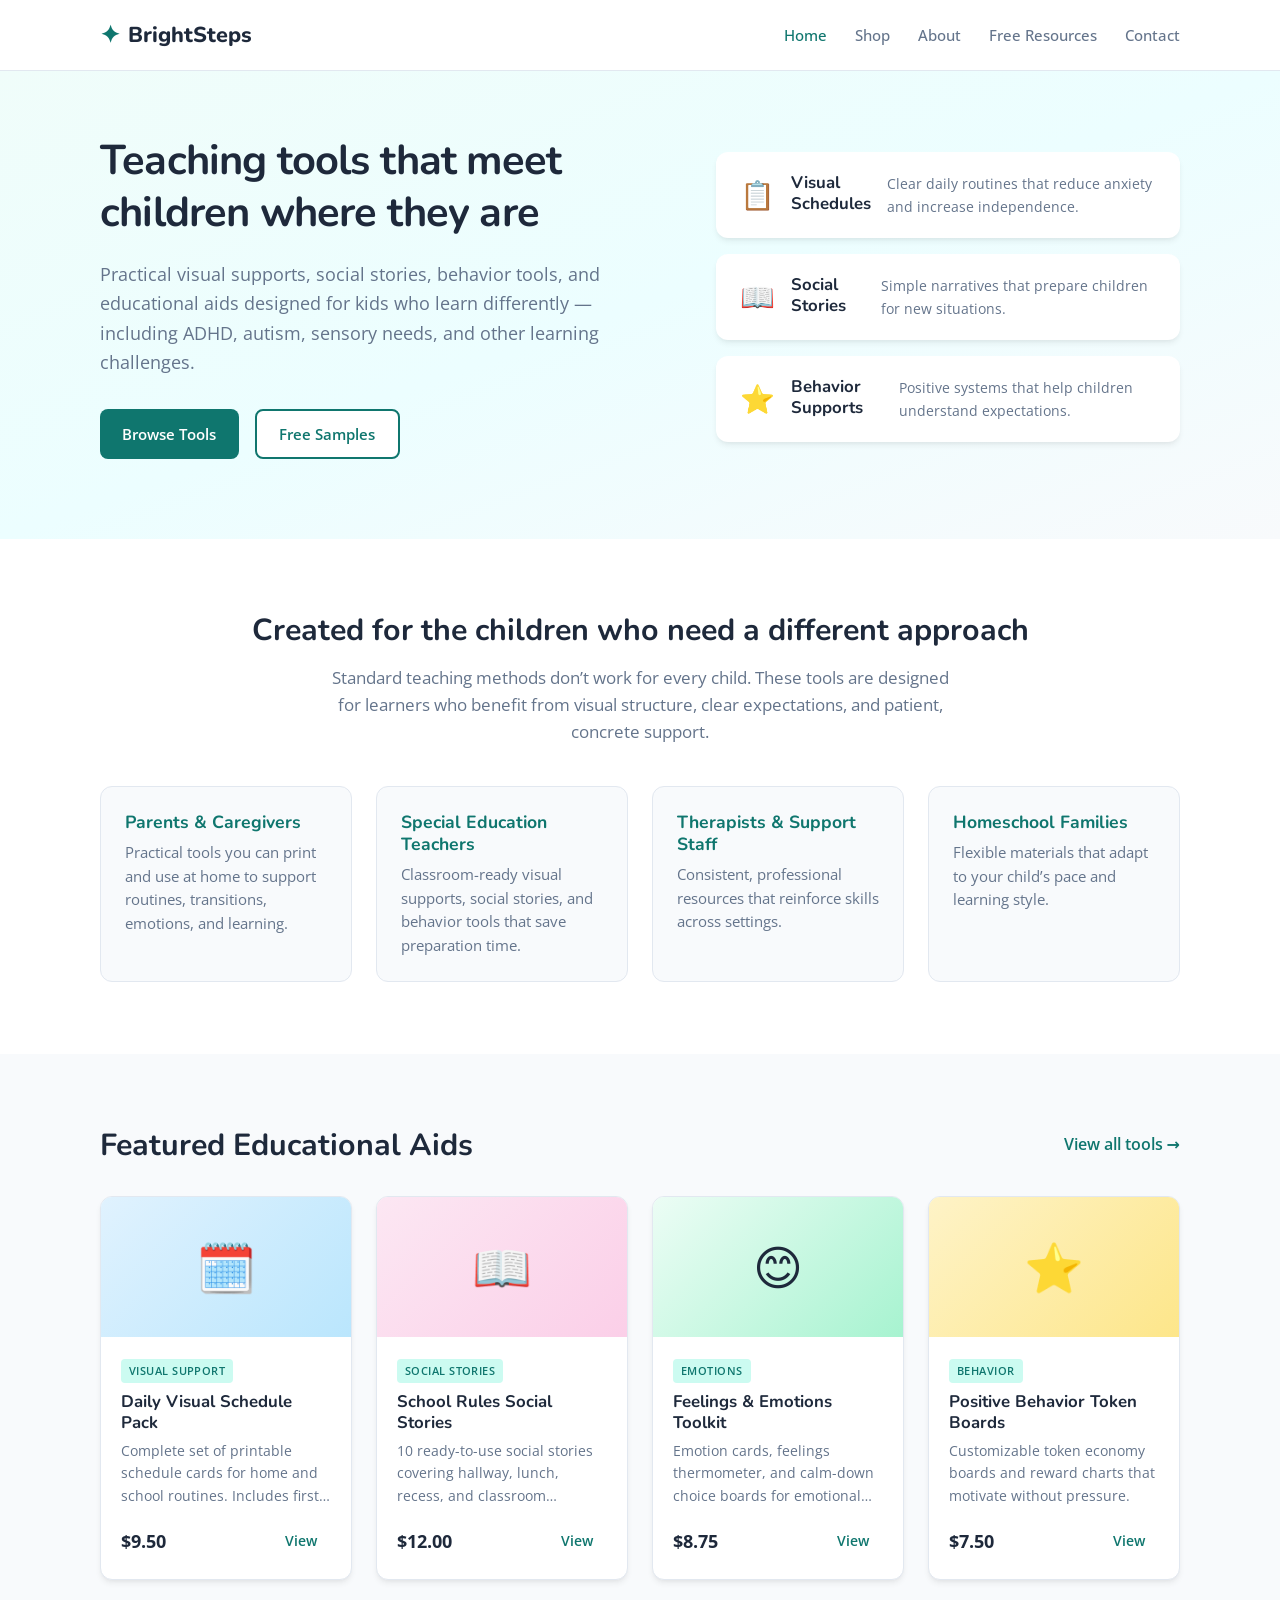
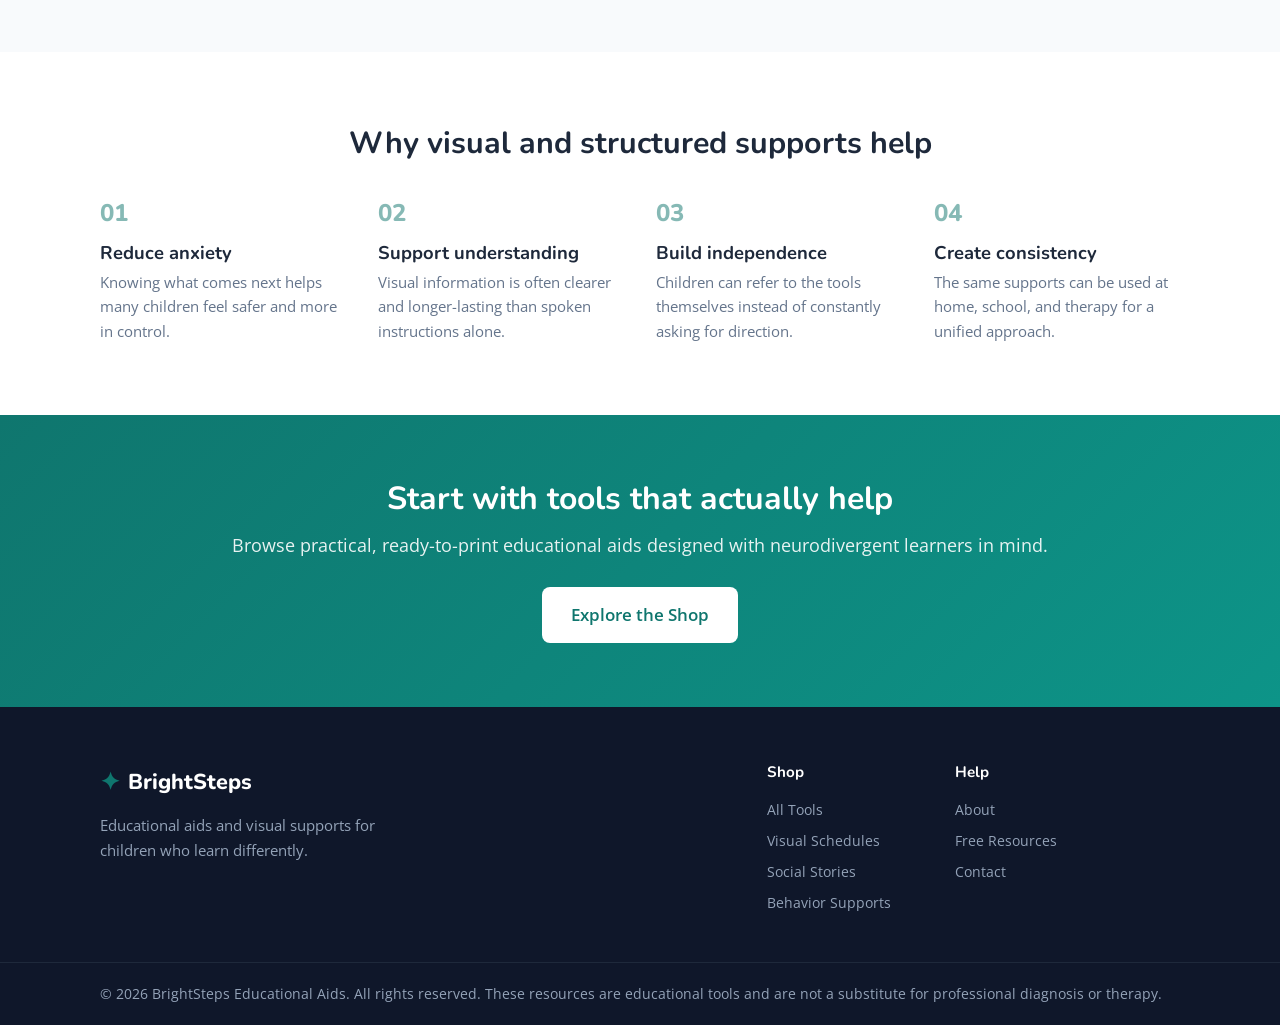
<file: index.html>
<!DOCTYPE html>
<html lang="en">
<head>
  <meta charset="UTF-8">
  <meta name="viewport" content="width=device-width, initial-scale=1.0">
  <title>BrightSteps Educational Aids | Tools for Every Learner</title>
  <meta name="description" content="Practical educational aids, visual supports, social stories, and teaching tools designed for children who learn differently — including ADHD, autism, and learning challenges.">
  <link rel="stylesheet" href="css/styles.css">
  <link rel="preconnect" href="https://fonts.googleapis.com">
  <link rel="preconnect" href="https://fonts.gstatic.com" crossorigin>
  <link href="https://fonts.googleapis.com/css2?family=Nunito:wght@400;600;700;800&family=Open+Sans:wght@400;500;600&display=swap" rel="stylesheet">
</head>
<body>
  <!-- Header -->
  <header class="header">
    <div class="container header-inner">
      <a href="index.html" class="logo">
        <span class="logo-icon">✦</span>
        <span class="logo-text">BrightSteps</span>
      </a>
      <nav class="nav">
        <a href="index.html" class="nav-link active">Home</a>
        <a href="shop.html" class="nav-link">Shop</a>
        <a href="about.html" class="nav-link">About</a>
        <a href="resources.html" class="nav-link">Free Resources</a>
        <a href="contact.html" class="nav-link">Contact</a>
      </nav>
      <button class="mobile-menu-btn" aria-label="Open menu">☰</button>
    </div>
  </header>

  <!-- Hero -->
  <section class="hero">
    <div class="container hero-content">
      <div class="hero-text">
        <h1>Teaching tools that meet children where they are</h1>
        <p class="hero-subtitle">Practical visual supports, social stories, behavior tools, and educational aids designed for kids who learn differently — including ADHD, autism, sensory needs, and other learning challenges.</p>
        <div class="hero-buttons">
          <a href="shop.html" class="btn btn-primary">Browse Tools</a>
          <a href="resources.html" class="btn btn-secondary">Free Samples</a>
        </div>
      </div>
      <div class="hero-visual">
        <div class="hero-card">
          <div class="hero-card-icon">📋</div>
          <h3>Visual Schedules</h3>
          <p>Clear daily routines that reduce anxiety and increase independence.</p>
        </div>
        <div class="hero-card">
          <div class="hero-card-icon">📖</div>
          <h3>Social Stories</h3>
          <p>Simple narratives that prepare children for new situations.</p>
        </div>
        <div class="hero-card">
          <div class="hero-card-icon">⭐</div>
          <h3>Behavior Supports</h3>
          <p>Positive systems that help children understand expectations.</p>
        </div>
      </div>
    </div>
  </section>

  <!-- Who It's For -->
  <section class="section who-for">
    <div class="container">
      <h2 class="section-title">Created for the children who need a different approach</h2>
      <p class="section-intro">Standard teaching methods don’t work for every child. These tools are designed for learners who benefit from visual structure, clear expectations, and patient, concrete support.</p>
      <div class="audience-grid">
        <div class="audience-card">
          <h3>Parents & Caregivers</h3>
          <p>Practical tools you can print and use at home to support routines, transitions, emotions, and learning.</p>
        </div>
        <div class="audience-card">
          <h3>Special Education Teachers</h3>
          <p>Classroom-ready visual supports, social stories, and behavior tools that save preparation time.</p>
        </div>
        <div class="audience-card">
          <h3>Therapists & Support Staff</h3>
          <p>Consistent, professional resources that reinforce skills across settings.</p>
        </div>
        <div class="audience-card">
          <h3>Homeschool Families</h3>
          <p>Flexible materials that adapt to your child’s pace and learning style.</p>
        </div>
      </div>
    </div>
  </section>

  <!-- Featured Products -->
  <section class="section featured">
    <div class="container">
      <div class="section-header">
        <h2 class="section-title">Featured Educational Aids</h2>
        <a href="shop.html" class="view-all">View all tools →</a>
      </div>
      <div class="product-grid">
        <article class="product-card">
          <div class="product-image" style="background: linear-gradient(135deg, #E0F2FE, #BAE6FD);">
            <span class="product-emoji">🗓️</span>
          </div>
          <div class="product-info">
            <span class="product-tag">Visual Support</span>
            <h3>Daily Visual Schedule Pack</h3>
            <p>Complete set of printable schedule cards for home and school routines. Includes first-then boards.</p>
            <div class="product-footer">
              <span class="price">$9.50</span>
              <a href="shop.html" class="btn btn-small">View</a>
            </div>
          </div>
        </article>

        <article class="product-card">
          <div class="product-image" style="background: linear-gradient(135deg, #FCE7F3, #FBCFE8);">
            <span class="product-emoji">📖</span>
          </div>
          <div class="product-info">
            <span class="product-tag">Social Stories</span>
            <h3>School Rules Social Stories</h3>
            <p>10 ready-to-use social stories covering hallway, lunch, recess, and classroom expectations.</p>
            <div class="product-footer">
              <span class="price">$12.00</span>
              <a href="shop.html" class="btn btn-small">View</a>
            </div>
          </div>
        </article>

        <article class="product-card">
          <div class="product-image" style="background: linear-gradient(135deg, #ECFDF5, #A7F3D0);">
            <span class="product-emoji">😊</span>
          </div>
          <div class="product-info">
            <span class="product-tag">Emotions</span>
            <h3>Feelings & Emotions Toolkit</h3>
            <p>Emotion cards, feelings thermometer, and calm-down choice boards for emotional regulation.</p>
            <div class="product-footer">
              <span class="price">$8.75</span>
              <a href="shop.html" class="btn btn-small">View</a>
            </div>
          </div>
        </article>

        <article class="product-card">
          <div class="product-image" style="background: linear-gradient(135deg, #FEF3C7, #FDE68A);">
            <span class="product-emoji">⭐</span>
          </div>
          <div class="product-info">
            <span class="product-tag">Behavior</span>
            <h3>Positive Behavior Token Boards</h3>
            <p>Customizable token economy boards and reward charts that motivate without pressure.</p>
            <div class="product-footer">
              <span class="price">$7.50</span>
              <a href="shop.html" class="btn btn-small">View</a>
            </div>
          </div>
        </article>
      </div>
    </div>
  </section>

  <!-- Why These Tools Work -->
  <section class="section why">
    <div class="container">
      <h2 class="section-title">Why visual and structured supports help</h2>
      <div class="why-grid">
        <div class="why-item">
          <div class="why-number">01</div>
          <h3>Reduce anxiety</h3>
          <p>Knowing what comes next helps many children feel safer and more in control.</p>
        </div>
        <div class="why-item">
          <div class="why-number">02</div>
          <h3>Support understanding</h3>
          <p>Visual information is often clearer and longer-lasting than spoken instructions alone.</p>
        </div>
        <div class="why-item">
          <div class="why-number">03</div>
          <h3>Build independence</h3>
          <p>Children can refer to the tools themselves instead of constantly asking for direction.</p>
        </div>
        <div class="why-item">
          <div class="why-number">04</div>
          <h3>Create consistency</h3>
          <p>The same supports can be used at home, school, and therapy for a unified approach.</p>
        </div>
      </div>
    </div>
  </section>

  <!-- CTA -->
  <section class="cta">
    <div class="container">
      <h2>Start with tools that actually help</h2>
      <p>Browse practical, ready-to-print educational aids designed with neurodivergent learners in mind.</p>
      <a href="shop.html" class="btn btn-primary btn-large">Explore the Shop</a>
    </div>
  </section>

  <!-- Footer -->
  <footer class="footer">
    <div class="container footer-inner">
      <div class="footer-brand">
        <div class="logo">
          <span class="logo-icon">✦</span>
          <span class="logo-text">BrightSteps</span>
        </div>
        <p>Educational aids and visual supports for children who learn differently.</p>
      </div>
      <div class="footer-links">
        <div>
          <h4>Shop</h4>
          <a href="shop.html">All Tools</a>
          <a href="shop.html">Visual Schedules</a>
          <a href="shop.html">Social Stories</a>
          <a href="shop.html">Behavior Supports</a>
        </div>
        <div>
          <h4>Help</h4>
          <a href="about.html">About</a>
          <a href="resources.html">Free Resources</a>
          <a href="contact.html">Contact</a>
        </div>
      </div>
    </div>
    <div class="footer-bottom">
      <div class="container">
        <p>© 2026 BrightSteps Educational Aids. All rights reserved. These resources are educational tools and are not a substitute for professional diagnosis or therapy.</p>
      </div>
    </div>
  </footer>

  <script src="js/main.js"></script>
</body>
</html>
</file>
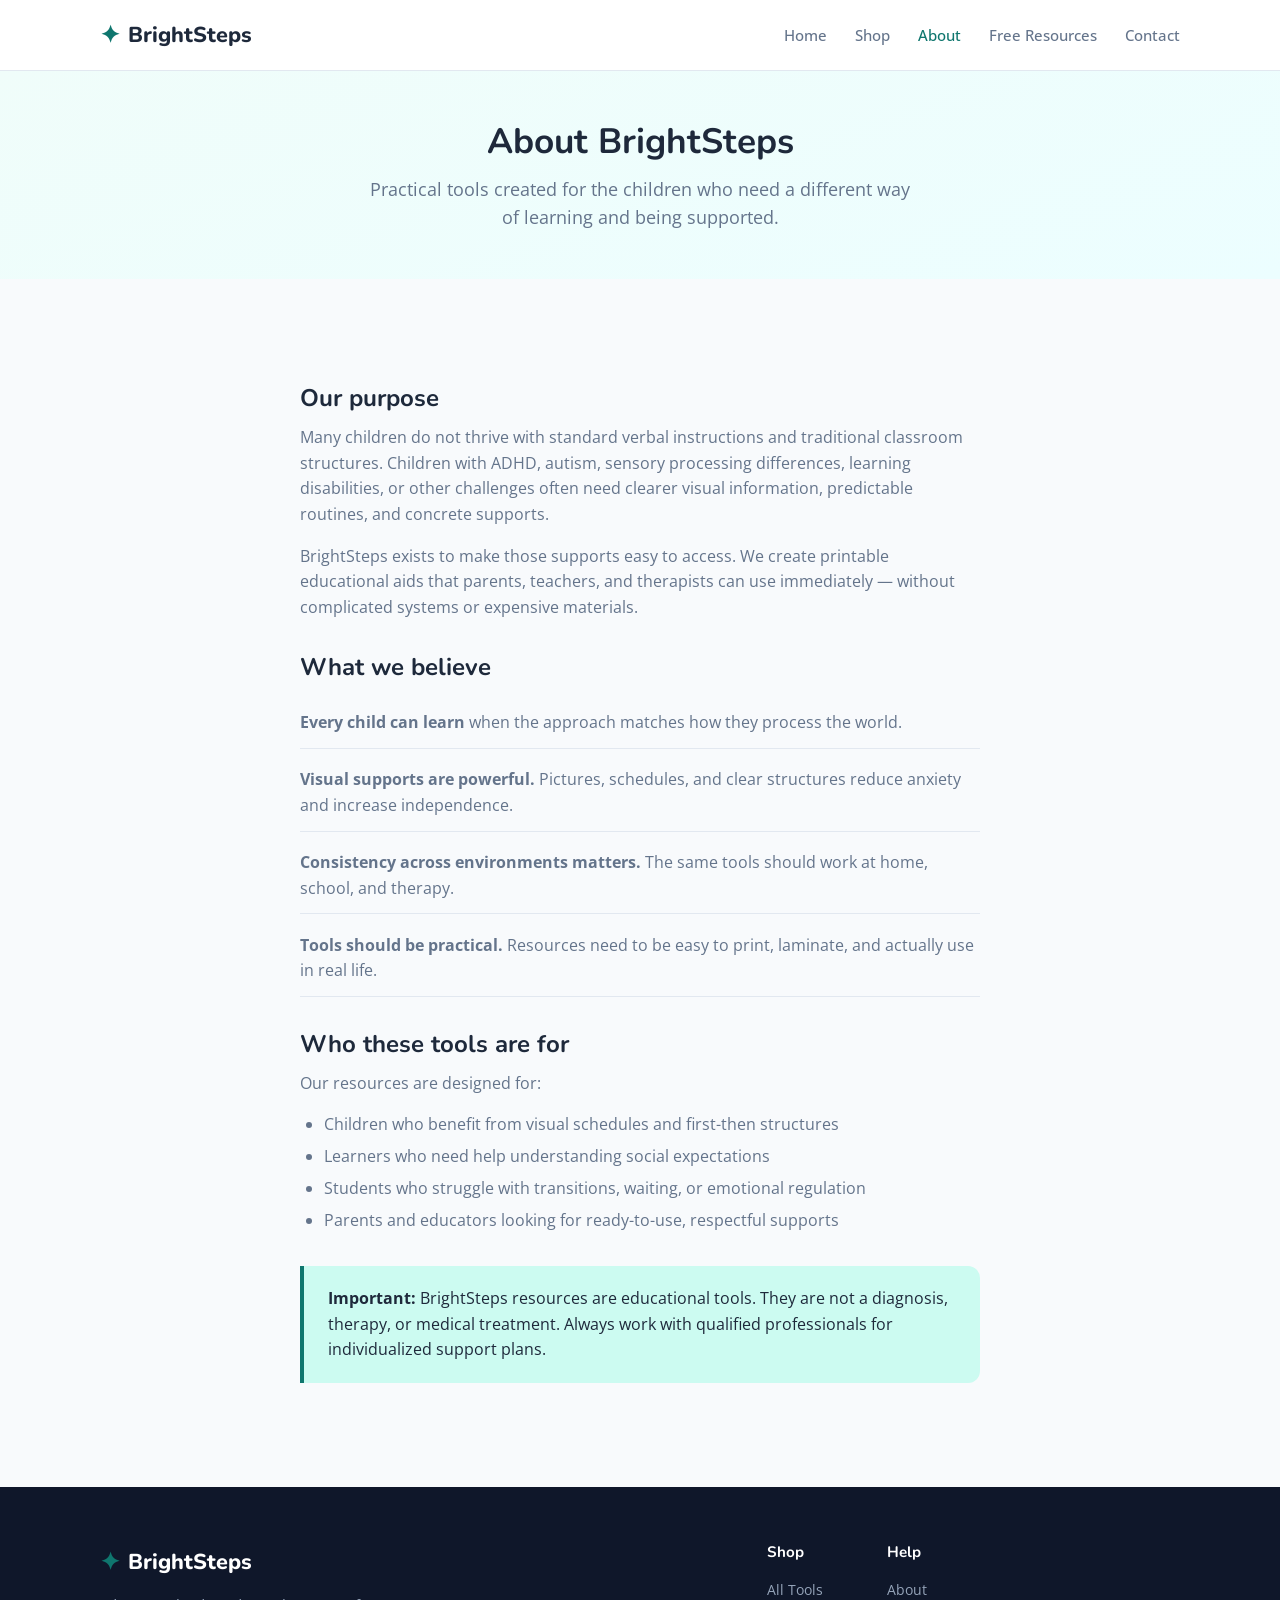
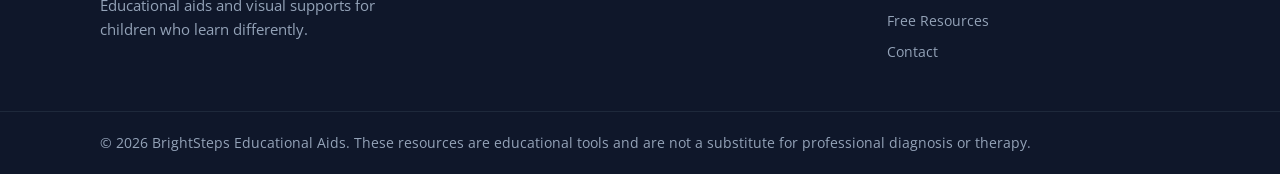
<file: about.html>
<!DOCTYPE html>
<html lang="en">
<head>
  <meta charset="UTF-8">
  <meta name="viewport" content="width=device-width, initial-scale=1.0">
  <title>About BrightSteps Educational Aids</title>
  <link rel="stylesheet" href="css/styles.css">
  <link href="https://fonts.googleapis.com/css2?family=Nunito:wght@400;600;700;800&family=Open+Sans:wght@400;500;600&display=swap" rel="stylesheet">
</head>
<body>
  <header class="header">
    <div class="container header-inner">
      <a href="index.html" class="logo">
        <span class="logo-icon">✦</span>
        <span class="logo-text">BrightSteps</span>
      </a>
      <nav class="nav">
        <a href="index.html" class="nav-link">Home</a>
        <a href="shop.html" class="nav-link">Shop</a>
        <a href="about.html" class="nav-link active">About</a>
        <a href="resources.html" class="nav-link">Free Resources</a>
        <a href="contact.html" class="nav-link">Contact</a>
      </nav>
      <button class="mobile-menu-btn" aria-label="Open menu">☰</button>
    </div>
  </header>

  <section class="page-hero">
    <div class="container">
      <h1>About BrightSteps</h1>
      <p>Practical tools created for the children who need a different way of learning and being supported.</p>
    </div>
  </section>

  <section class="section">
    <div class="container content-narrow">
      <h2>Our purpose</h2>
      <p>Many children do not thrive with standard verbal instructions and traditional classroom structures. Children with ADHD, autism, sensory processing differences, learning disabilities, or other challenges often need clearer visual information, predictable routines, and concrete supports.</p>
      <p>BrightSteps exists to make those supports easy to access. We create printable educational aids that parents, teachers, and therapists can use immediately — without complicated systems or expensive materials.</p>

      <h2>What we believe</h2>
      <ul class="belief-list">
        <li><strong>Every child can learn</strong> when the approach matches how they process the world.</li>
        <li><strong>Visual supports are powerful.</strong> Pictures, schedules, and clear structures reduce anxiety and increase independence.</li>
        <li><strong>Consistency across environments matters.</strong> The same tools should work at home, school, and therapy.</li>
        <li><strong>Tools should be practical.</strong> Resources need to be easy to print, laminate, and actually use in real life.</li>
      </ul>

      <h2>Who these tools are for</h2>
      <p>Our resources are designed for:</p>
      <ul>
        <li>Children who benefit from visual schedules and first-then structures</li>
        <li>Learners who need help understanding social expectations</li>
        <li>Students who struggle with transitions, waiting, or emotional regulation</li>
        <li>Parents and educators looking for ready-to-use, respectful supports</li>
      </ul>

      <div class="note-box">
        <p><strong>Important:</strong> BrightSteps resources are educational tools. They are not a diagnosis, therapy, or medical treatment. Always work with qualified professionals for individualized support plans.</p>
      </div>
    </div>
  </section>

  <footer class="footer">
    <div class="container footer-inner">
      <div class="footer-brand">
        <div class="logo">
          <span class="logo-icon">✦</span>
          <span class="logo-text">BrightSteps</span>
        </div>
        <p>Educational aids and visual supports for children who learn differently.</p>
      </div>
      <div class="footer-links">
        <div>
          <h4>Shop</h4>
          <a href="shop.html">All Tools</a>
        </div>
        <div>
          <h4>Help</h4>
          <a href="about.html">About</a>
          <a href="resources.html">Free Resources</a>
          <a href="contact.html">Contact</a>
        </div>
      </div>
    </div>
    <div class="footer-bottom">
      <div class="container">
        <p>© 2026 BrightSteps Educational Aids. These resources are educational tools and are not a substitute for professional diagnosis or therapy.</p>
      </div>
    </div>
  </footer>

  <script src="js/main.js"></script>
</body>
</html>
</file>
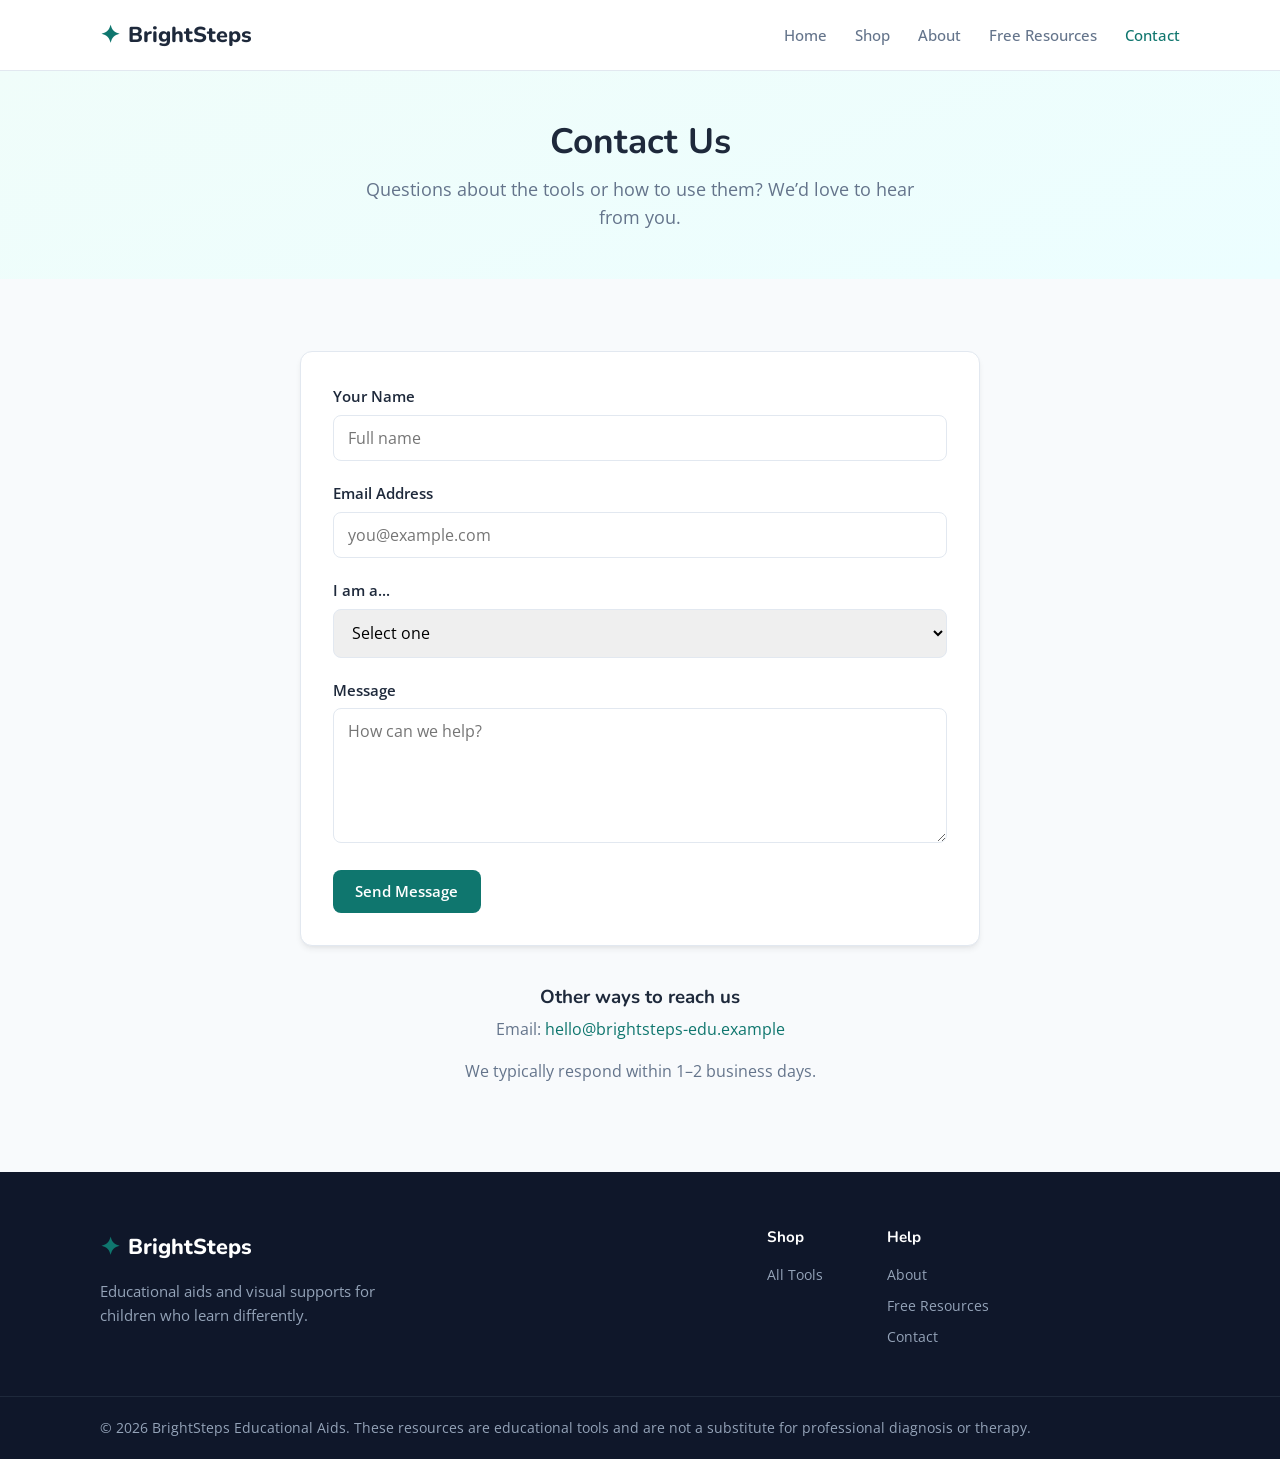
<file: contact.html>
<!DOCTYPE html>
<html lang="en">
<head>
  <meta charset="UTF-8">
  <meta name="viewport" content="width=device-width, initial-scale=1.0">
  <title>Contact | BrightSteps Educational Aids</title>
  <link rel="stylesheet" href="css/styles.css">
  <link href="https://fonts.googleapis.com/css2?family=Nunito:wght@400;600;700;800&family=Open+Sans:wght@400;500;600&display=swap" rel="stylesheet">
</head>
<body>
  <header class="header">
    <div class="container header-inner">
      <a href="index.html" class="logo">
        <span class="logo-icon">✦</span>
        <span class="logo-text">BrightSteps</span>
      </a>
      <nav class="nav">
        <a href="index.html" class="nav-link">Home</a>
        <a href="shop.html" class="nav-link">Shop</a>
        <a href="about.html" class="nav-link">About</a>
        <a href="resources.html" class="nav-link">Free Resources</a>
        <a href="contact.html" class="nav-link active">Contact</a>
      </nav>
      <button class="mobile-menu-btn" aria-label="Open menu">☰</button>
    </div>
  </header>

  <section class="page-hero">
    <div class="container">
      <h1>Contact Us</h1>
      <p>Questions about the tools or how to use them? We’d love to hear from you.</p>
    </div>
  </section>

  <section class="section">
    <div class="container content-narrow">
      <form class="contact-form" onsubmit="event.preventDefault(); alert('Thank you for your message! In a live site this would be sent to your email.');">
        <div class="form-group">
          <label for="name">Your Name</label>
          <input type="text" id="name" name="name" required placeholder="Full name">
        </div>
        <div class="form-group">
          <label for="email">Email Address</label>
          <input type="email" id="email" name="email" required placeholder="you@example.com">
        </div>
        <div class="form-group">
          <label for="role">I am a...</label>
          <select id="role" name="role">
            <option value="">Select one</option>
            <option value="parent">Parent / Caregiver</option>
            <option value="teacher">Teacher / Educator</option>
            <option value="therapist">Therapist / Specialist</option>
            <option value="other">Other</option>
          </select>
        </div>
        <div class="form-group">
          <label for="message">Message</label>
          <textarea id="message" name="message" rows="5" required placeholder="How can we help?"></textarea>
        </div>
        <button type="submit" class="btn btn-primary">Send Message</button>
      </form>

      <div class="contact-info">
        <h3>Other ways to reach us</h3>
        <p>Email: <a href="mailto:hello@brightsteps-edu.example">hello@brightsteps-edu.example</a></p>
        <p>We typically respond within 1–2 business days.</p>
      </div>
    </div>
  </section>

  <footer class="footer">
    <div class="container footer-inner">
      <div class="footer-brand">
        <div class="logo">
          <span class="logo-icon">✦</span>
          <span class="logo-text">BrightSteps</span>
        </div>
        <p>Educational aids and visual supports for children who learn differently.</p>
      </div>
      <div class="footer-links">
        <div>
          <h4>Shop</h4>
          <a href="shop.html">All Tools</a>
        </div>
        <div>
          <h4>Help</h4>
          <a href="about.html">About</a>
          <a href="resources.html">Free Resources</a>
          <a href="contact.html">Contact</a>
        </div>
      </div>
    </div>
    <div class="footer-bottom">
      <div class="container">
        <p>© 2026 BrightSteps Educational Aids. These resources are educational tools and are not a substitute for professional diagnosis or therapy.</p>
      </div>
    </div>
  </footer>

  <script src="js/main.js"></script>
</body>
</html>
</file>
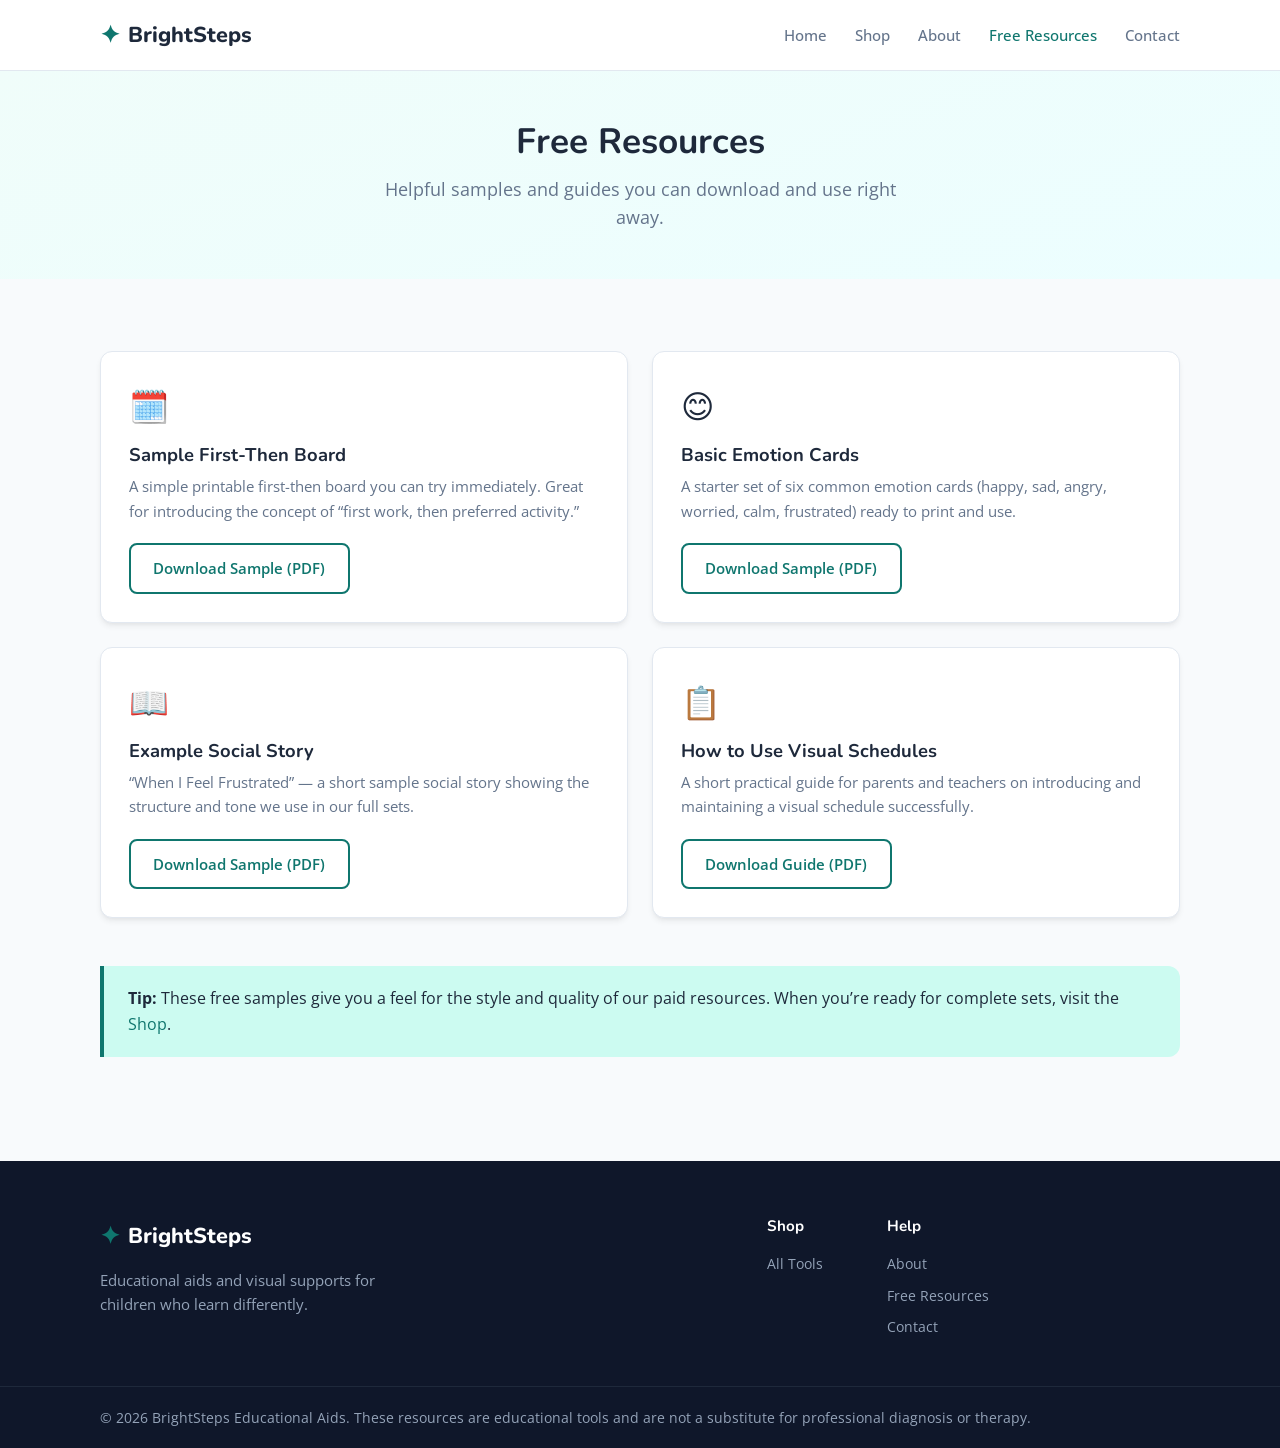
<file: resources.html>
<!DOCTYPE html>
<html lang="en">
<head>
  <meta charset="UTF-8">
  <meta name="viewport" content="width=device-width, initial-scale=1.0">
  <title>Free Resources | BrightSteps Educational Aids</title>
  <link rel="stylesheet" href="css/styles.css">
  <link href="https://fonts.googleapis.com/css2?family=Nunito:wght@400;600;700;800&family=Open+Sans:wght@400;500;600&display=swap" rel="stylesheet">
</head>
<body>
  <header class="header">
    <div class="container header-inner">
      <a href="index.html" class="logo">
        <span class="logo-icon">✦</span>
        <span class="logo-text">BrightSteps</span>
      </a>
      <nav class="nav">
        <a href="index.html" class="nav-link">Home</a>
        <a href="shop.html" class="nav-link">Shop</a>
        <a href="about.html" class="nav-link">About</a>
        <a href="resources.html" class="nav-link active">Free Resources</a>
        <a href="contact.html" class="nav-link">Contact</a>
      </nav>
      <button class="mobile-menu-btn" aria-label="Open menu">☰</button>
    </div>
  </header>

  <section class="page-hero">
    <div class="container">
      <h1>Free Resources</h1>
      <p>Helpful samples and guides you can download and use right away.</p>
    </div>
  </section>

  <section class="section">
    <div class="container">
      <div class="resource-grid">
        <div class="resource-card">
          <div class="resource-icon">🗓️</div>
          <h3>Sample First-Then Board</h3>
          <p>A simple printable first-then board you can try immediately. Great for introducing the concept of “first work, then preferred activity.”</p>
          <a href="#" class="btn btn-secondary">Download Sample (PDF)</a>
        </div>

        <div class="resource-card">
          <div class="resource-icon">😊</div>
          <h3>Basic Emotion Cards</h3>
          <p>A starter set of six common emotion cards (happy, sad, angry, worried, calm, frustrated) ready to print and use.</p>
          <a href="#" class="btn btn-secondary">Download Sample (PDF)</a>
        </div>

        <div class="resource-card">
          <div class="resource-icon">📖</div>
          <h3>Example Social Story</h3>
          <p>“When I Feel Frustrated” — a short sample social story showing the structure and tone we use in our full sets.</p>
          <a href="#" class="btn btn-secondary">Download Sample (PDF)</a>
        </div>

        <div class="resource-card">
          <div class="resource-icon">📋</div>
          <h3>How to Use Visual Schedules</h3>
          <p>A short practical guide for parents and teachers on introducing and maintaining a visual schedule successfully.</p>
          <a href="#" class="btn btn-secondary">Download Guide (PDF)</a>
        </div>
      </div>

      <div class="note-box" style="margin-top: 3rem;">
        <p><strong>Tip:</strong> These free samples give you a feel for the style and quality of our paid resources. When you’re ready for complete sets, visit the <a href="shop.html">Shop</a>.</p>
      </div>
    </div>
  </section>

  <footer class="footer">
    <div class="container footer-inner">
      <div class="footer-brand">
        <div class="logo">
          <span class="logo-icon">✦</span>
          <span class="logo-text">BrightSteps</span>
        </div>
        <p>Educational aids and visual supports for children who learn differently.</p>
      </div>
      <div class="footer-links">
        <div>
          <h4>Shop</h4>
          <a href="shop.html">All Tools</a>
        </div>
        <div>
          <h4>Help</h4>
          <a href="about.html">About</a>
          <a href="resources.html">Free Resources</a>
          <a href="contact.html">Contact</a>
        </div>
      </div>
    </div>
    <div class="footer-bottom">
      <div class="container">
        <p>© 2026 BrightSteps Educational Aids. These resources are educational tools and are not a substitute for professional diagnosis or therapy.</p>
      </div>
    </div>
  </footer>

  <script src="js/main.js"></script>
</body>
</html>
</file>
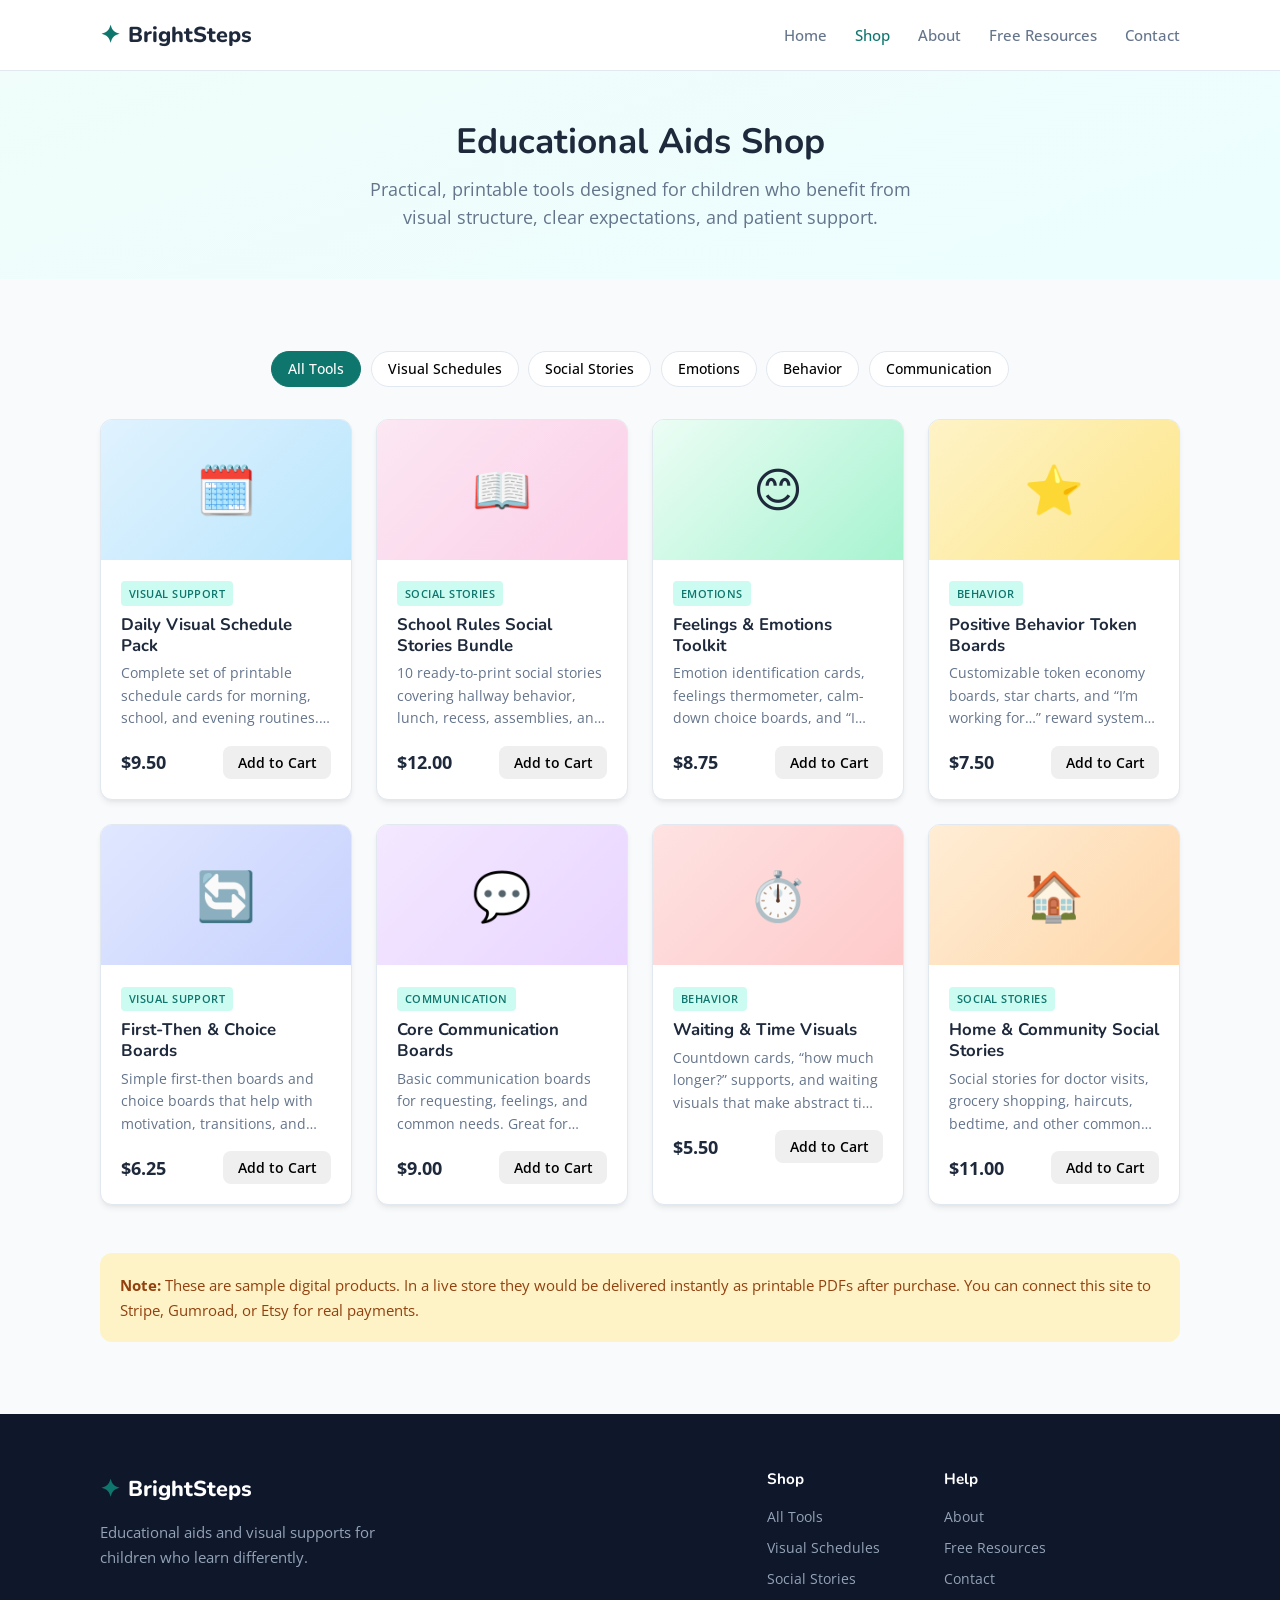
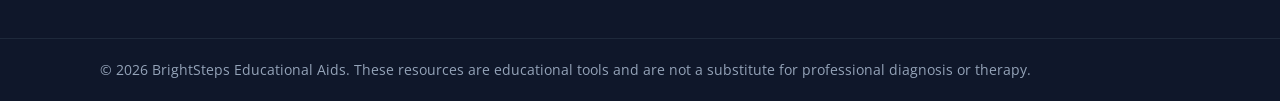
<file: shop.html>
<!DOCTYPE html>
<html lang="en">
<head>
  <meta charset="UTF-8">
  <meta name="viewport" content="width=device-width, initial-scale=1.0">
  <title>Shop Educational Aids | BrightSteps</title>
  <meta name="description" content="Browse visual schedules, social stories, behavior tools, and educational aids for children with ADHD, autism, and learning differences.">
  <link rel="stylesheet" href="css/styles.css">
  <link href="https://fonts.googleapis.com/css2?family=Nunito:wght@400;600;700;800&family=Open+Sans:wght@400;500;600&display=swap" rel="stylesheet">
</head>
<body>
  <header class="header">
    <div class="container header-inner">
      <a href="index.html" class="logo">
        <span class="logo-icon">✦</span>
        <span class="logo-text">BrightSteps</span>
      </a>
      <nav class="nav">
        <a href="index.html" class="nav-link">Home</a>
        <a href="shop.html" class="nav-link active">Shop</a>
        <a href="about.html" class="nav-link">About</a>
        <a href="resources.html" class="nav-link">Free Resources</a>
        <a href="contact.html" class="nav-link">Contact</a>
      </nav>
      <button class="mobile-menu-btn" aria-label="Open menu">☰</button>
    </div>
  </header>

  <section class="page-hero">
    <div class="container">
      <h1>Educational Aids Shop</h1>
      <p>Practical, printable tools designed for children who benefit from visual structure, clear expectations, and patient support.</p>
    </div>
  </section>

  <section class="section">
    <div class="container">
      <div class="shop-filters">
        <button class="filter-btn active" data-filter="all">All Tools</button>
        <button class="filter-btn" data-filter="schedules">Visual Schedules</button>
        <button class="filter-btn" data-filter="stories">Social Stories</button>
        <button class="filter-btn" data-filter="emotions">Emotions</button>
        <button class="filter-btn" data-filter="behavior">Behavior</button>
        <button class="filter-btn" data-filter="communication">Communication</button>
      </div>

      <div class="product-grid shop-grid">
        <!-- Product 1 -->
        <article class="product-card" data-category="schedules">
          <div class="product-image" style="background: linear-gradient(135deg, #E0F2FE, #BAE6FD);">
            <span class="product-emoji">🗓️</span>
          </div>
          <div class="product-info">
            <span class="product-tag">Visual Support</span>
            <h3>Daily Visual Schedule Pack</h3>
            <p>Complete set of printable schedule cards for morning, school, and evening routines. Includes first-then boards and transition cards.</p>
            <div class="product-footer">
              <span class="price">$9.50</span>
              <button class="btn btn-small btn-buy" data-product="Daily Visual Schedule Pack">Add to Cart</button>
            </div>
          </div>
        </article>

        <!-- Product 2 -->
        <article class="product-card" data-category="stories">
          <div class="product-image" style="background: linear-gradient(135deg, #FCE7F3, #FBCFE8);">
            <span class="product-emoji">📖</span>
          </div>
          <div class="product-info">
            <span class="product-tag">Social Stories</span>
            <h3>School Rules Social Stories Bundle</h3>
            <p>10 ready-to-print social stories covering hallway behavior, lunch, recess, assemblies, and classroom expectations.</p>
            <div class="product-footer">
              <span class="price">$12.00</span>
              <button class="btn btn-small btn-buy" data-product="School Rules Social Stories">Add to Cart</button>
            </div>
          </div>
        </article>

        <!-- Product 3 -->
        <article class="product-card" data-category="emotions">
          <div class="product-image" style="background: linear-gradient(135deg, #ECFDF5, #A7F3D0);">
            <span class="product-emoji">😊</span>
          </div>
          <div class="product-info">
            <span class="product-tag">Emotions</span>
            <h3>Feelings & Emotions Toolkit</h3>
            <p>Emotion identification cards, feelings thermometer, calm-down choice boards, and “I feel… / I need…” communication supports.</p>
            <div class="product-footer">
              <span class="price">$8.75</span>
              <button class="btn btn-small btn-buy" data-product="Feelings & Emotions Toolkit">Add to Cart</button>
            </div>
          </div>
        </article>

        <!-- Product 4 -->
        <article class="product-card" data-category="behavior">
          <div class="product-image" style="background: linear-gradient(135deg, #FEF3C7, #FDE68A);">
            <span class="product-emoji">⭐</span>
          </div>
          <div class="product-info">
            <span class="product-tag">Behavior</span>
            <h3>Positive Behavior Token Boards</h3>
            <p>Customizable token economy boards, star charts, and “I’m working for…” reward systems that focus on positive reinforcement.</p>
            <div class="product-footer">
              <span class="price">$7.50</span>
              <button class="btn btn-small btn-buy" data-product="Positive Behavior Token Boards">Add to Cart</button>
            </div>
          </div>
        </article>

        <!-- Product 5 -->
        <article class="product-card" data-category="schedules">
          <div class="product-image" style="background: linear-gradient(135deg, #E0E7FF, #C7D2FE);">
            <span class="product-emoji">🔄</span>
          </div>
          <div class="product-info">
            <span class="product-tag">Visual Support</span>
            <h3>First-Then & Choice Boards</h3>
            <p>Simple first-then boards and choice boards that help with motivation, transitions, and offering controlled choices.</p>
            <div class="product-footer">
              <span class="price">$6.25</span>
              <button class="btn btn-small btn-buy" data-product="First-Then & Choice Boards">Add to Cart</button>
            </div>
          </div>
        </article>

        <!-- Product 6 -->
        <article class="product-card" data-category="communication">
          <div class="product-image" style="background: linear-gradient(135deg, #F3E8FF, #E9D5FF);">
            <span class="product-emoji">💬</span>
          </div>
          <div class="product-info">
            <span class="product-tag">Communication</span>
            <h3>Core Communication Boards</h3>
            <p>Basic communication boards for requesting, feelings, and common needs. Great for emerging communicators.</p>
            <div class="product-footer">
              <span class="price">$9.00</span>
              <button class="btn btn-small btn-buy" data-product="Core Communication Boards">Add to Cart</button>
            </div>
          </div>
        </article>

        <!-- Product 7 -->
        <article class="product-card" data-category="behavior">
          <div class="product-image" style="background: linear-gradient(135deg, #FEE2E2, #FECACA);">
            <span class="product-emoji">⏱️</span>
          </div>
          <div class="product-info">
            <span class="product-tag">Behavior</span>
            <h3>Waiting & Time Visuals</h3>
            <p>Countdown cards, “how much longer?” supports, and waiting visuals that make abstract time more concrete.</p>
            <div class="product-footer">
              <span class="price">$5.50</span>
              <button class="btn btn-small btn-buy" data-product="Waiting & Time Visuals">Add to Cart</button>
            </div>
          </div>
        </article>

        <!-- Product 8 -->
        <article class="product-card" data-category="stories">
          <div class="product-image" style="background: linear-gradient(135deg, #FFEDD5, #FED7AA);">
            <span class="product-emoji">🏠</span>
          </div>
          <div class="product-info">
            <span class="product-tag">Social Stories</span>
            <h3>Home & Community Social Stories</h3>
            <p>Social stories for doctor visits, grocery shopping, haircuts, bedtime, and other common community situations.</p>
            <div class="product-footer">
              <span class="price">$11.00</span>
              <button class="btn btn-small btn-buy" data-product="Home & Community Social Stories">Add to Cart</button>
            </div>
          </div>
        </article>
      </div>

      <div class="shop-note">
        <p><strong>Note:</strong> These are sample digital products. In a live store they would be delivered instantly as printable PDFs after purchase. You can connect this site to Stripe, Gumroad, or Etsy for real payments.</p>
      </div>
    </div>
  </section>

  <footer class="footer">
    <div class="container footer-inner">
      <div class="footer-brand">
        <div class="logo">
          <span class="logo-icon">✦</span>
          <span class="logo-text">BrightSteps</span>
        </div>
        <p>Educational aids and visual supports for children who learn differently.</p>
      </div>
      <div class="footer-links">
        <div>
          <h4>Shop</h4>
          <a href="shop.html">All Tools</a>
          <a href="shop.html">Visual Schedules</a>
          <a href="shop.html">Social Stories</a>
        </div>
        <div>
          <h4>Help</h4>
          <a href="about.html">About</a>
          <a href="resources.html">Free Resources</a>
          <a href="contact.html">Contact</a>
        </div>
      </div>
    </div>
    <div class="footer-bottom">
      <div class="container">
        <p>© 2026 BrightSteps Educational Aids. These resources are educational tools and are not a substitute for professional diagnosis or therapy.</p>
      </div>
    </div>
  </footer>

  <script src="js/main.js"></script>
</body>
</html>
</file>
<file: css/styles.css>
/* ===== BrightSteps Educational Aids - Styles ===== */
:root {
  --primary: #0F766E;
  --primary-dark: #0D5C56;
  --primary-light: #CCFBF1;
  --accent: #F59E0B;
  --text: #1E293B;
  --text-light: #64748B;
  --bg: #F8FAFC;
  --white: #FFFFFF;
  --border: #E2E8F0;
  --radius: 12px;
  --shadow: 0 4px 6px -1px rgb(0 0 0 / 0.07), 0 2px 4px -2px rgb(0 0 0 / 0.05);
  --shadow-lg: 0 10px 15px -3px rgb(0 0 0 / 0.08), 0 4px 6px -4px rgb(0 0 0 / 0.05);
}

* {
  margin: 0;
  padding: 0;
  box-sizing: border-box;
}

body {
  font-family: 'Open Sans', system-ui, sans-serif;
  color: var(--text);
  background: var(--bg);
  line-height: 1.6;
  font-size: 16px;
}

h1, h2, h3, h4 {
  font-family: 'Nunito', system-ui, sans-serif;
  font-weight: 700;
  line-height: 1.25;
  color: var(--text);
}

a {
  color: var(--primary);
  text-decoration: none;
}

a:hover {
  text-decoration: underline;
}

img {
  max-width: 100%;
  display: block;
}

.container {
  width: 100%;
  max-width: 1120px;
  margin: 0 auto;
  padding: 0 1.25rem;
}

/* Header */
.header {
  background: var(--white);
  border-bottom: 1px solid var(--border);
  position: sticky;
  top: 0;
  z-index: 100;
}

.header-inner {
  display: flex;
  align-items: center;
  justify-content: space-between;
  height: 70px;
}

.logo {
  display: flex;
  align-items: center;
  gap: 0.5rem;
  font-family: 'Nunito', sans-serif;
  font-weight: 800;
  font-size: 1.35rem;
  color: var(--text);
  text-decoration: none;
}

.logo-icon {
  color: var(--primary);
  font-size: 1.5rem;
}

.nav {
  display: flex;
  gap: 1.75rem;
}

.nav-link {
  color: var(--text-light);
  font-weight: 500;
  font-size: 0.95rem;
  text-decoration: none;
  transition: color 0.2s;
}

.nav-link:hover,
.nav-link.active {
  color: var(--primary);
}

.mobile-menu-btn {
  display: none;
  background: none;
  border: none;
  font-size: 1.5rem;
  cursor: pointer;
  color: var(--text);
}

/* Buttons */
.btn {
  display: inline-flex;
  align-items: center;
  justify-content: center;
  padding: 0.7rem 1.4rem;
  border-radius: 8px;
  font-weight: 600;
  font-size: 0.95rem;
  border: none;
  cursor: pointer;
  transition: all 0.2s;
  text-decoration: none;
  font-family: inherit;
}

.btn-primary {
  background: var(--primary);
  color: white;
}

.btn-primary:hover {
  background: var(--primary-dark);
  text-decoration: none;
}

.btn-secondary {
  background: white;
  color: var(--primary);
  border: 2px solid var(--primary);
}

.btn-secondary:hover {
  background: var(--primary-light);
  text-decoration: none;
}

.btn-small {
  padding: 0.45rem 0.9rem;
  font-size: 0.85rem;
}

.btn-large {
  padding: 0.9rem 1.8rem;
  font-size: 1.05rem;
}

/* Hero */
.hero {
  background: linear-gradient(160deg, #F0FDFA 0%, #ECFEFF 50%, #F8FAFC 100%);
  padding: 4rem 0 5rem;
}

.hero-content {
  display: grid;
  grid-template-columns: 1.1fr 0.9fr;
  gap: 3rem;
  align-items: center;
}

.hero h1 {
  font-size: 2.6rem;
  margin-bottom: 1.25rem;
  letter-spacing: -0.02em;
}

.hero-subtitle {
  font-size: 1.15rem;
  color: var(--text-light);
  margin-bottom: 2rem;
  max-width: 520px;
}

.hero-buttons {
  display: flex;
  gap: 1rem;
  flex-wrap: wrap;
}

.hero-visual {
  display: flex;
  flex-direction: column;
  gap: 1rem;
}

.hero-card {
  background: white;
  padding: 1.25rem 1.5rem;
  border-radius: var(--radius);
  box-shadow: var(--shadow);
  display: flex;
  gap: 1rem;
  align-items: flex-start;
}

.hero-card-icon {
  font-size: 1.75rem;
  flex-shrink: 0;
}

.hero-card h3 {
  font-size: 1.05rem;
  margin-bottom: 0.25rem;
}

.hero-card p {
  font-size: 0.9rem;
  color: var(--text-light);
}

/* Sections */
.section {
  padding: 4.5rem 0;
}

.section-title {
  font-size: 1.9rem;
  margin-bottom: 1rem;
  text-align: center;
}

.section-intro {
  text-align: center;
  color: var(--text-light);
  max-width: 640px;
  margin: 0 auto 2.5rem;
  font-size: 1.05rem;
}

.section-header {
  display: flex;
  justify-content: space-between;
  align-items: center;
  margin-bottom: 2rem;
}

.section-header .section-title {
  text-align: left;
  margin-bottom: 0;
}

.view-all {
  font-weight: 600;
  color: var(--primary);
}

/* Audience */
.who-for {
  background: white;
}

.audience-grid {
  display: grid;
  grid-template-columns: repeat(4, 1fr);
  gap: 1.5rem;
}

.audience-card {
  background: var(--bg);
  padding: 1.5rem;
  border-radius: var(--radius);
  border: 1px solid var(--border);
}

.audience-card h3 {
  font-size: 1.1rem;
  margin-bottom: 0.5rem;
  color: var(--primary);
}

.audience-card p {
  font-size: 0.92rem;
  color: var(--text-light);
}

/* Products */
.product-grid {
  display: grid;
  grid-template-columns: repeat(4, 1fr);
  gap: 1.5rem;
}

.product-card {
  background: white;
  border-radius: var(--radius);
  overflow: hidden;
  box-shadow: var(--shadow);
  transition: transform 0.2s, box-shadow 0.2s;
  border: 1px solid var(--border);
}

.product-card:hover {
  transform: translateY(-3px);
  box-shadow: var(--shadow-lg);
}

.product-image {
  height: 140px;
  display: flex;
  align-items: center;
  justify-content: center;
}

.product-emoji {
  font-size: 3rem;
}

.product-info {
  padding: 1.25rem;
}

.product-tag {
  display: inline-block;
  font-size: 0.7rem;
  font-weight: 600;
  text-transform: uppercase;
  letter-spacing: 0.04em;
  color: var(--primary);
  background: var(--primary-light);
  padding: 0.2rem 0.5rem;
  border-radius: 4px;
  margin-bottom: 0.5rem;
}

.product-info h3 {
  font-size: 1.05rem;
  margin-bottom: 0.4rem;
}

.product-info p {
  font-size: 0.88rem;
  color: var(--text-light);
  margin-bottom: 1rem;
  display: -webkit-box;
  -webkit-line-clamp: 3;
  -webkit-box-orient: vertical;
  overflow: hidden;
}

.product-footer {
  display: flex;
  justify-content: space-between;
  align-items: center;
}

.price {
  font-weight: 700;
  font-size: 1.1rem;
  color: var(--text);
}

/* Why section */
.why {
  background: white;
}

.why-grid {
  display: grid;
  grid-template-columns: repeat(4, 1fr);
  gap: 2rem;
  margin-top: 2rem;
}

.why-number {
  font-family: 'Nunito', sans-serif;
  font-weight: 800;
  font-size: 1.5rem;
  color: var(--primary);
  opacity: 0.5;
  margin-bottom: 0.5rem;
}

.why-item h3 {
  font-size: 1.15rem;
  margin-bottom: 0.4rem;
}

.why-item p {
  font-size: 0.95rem;
  color: var(--text-light);
}

/* CTA */
.cta {
  background: linear-gradient(135deg, var(--primary) 0%, #0D9488 100%);
  color: white;
  text-align: center;
  padding: 4rem 0;
}

.cta h2 {
  color: white;
  font-size: 2rem;
  margin-bottom: 0.75rem;
}

.cta p {
  opacity: 0.9;
  margin-bottom: 1.75rem;
  font-size: 1.1rem;
}

.cta .btn-primary {
  background: white;
  color: var(--primary);
}

.cta .btn-primary:hover {
  background: #F0FDFA;
}

/* Page Hero */
.page-hero {
  background: linear-gradient(160deg, #F0FDFA 0%, #ECFEFF 100%);
  padding: 3rem 0;
  text-align: center;
}

.page-hero h1 {
  font-size: 2.2rem;
  margin-bottom: 0.75rem;
}

.page-hero p {
  color: var(--text-light);
  font-size: 1.1rem;
  max-width: 560px;
  margin: 0 auto;
}

/* Shop specific */
.shop-filters {
  display: flex;
  flex-wrap: wrap;
  gap: 0.6rem;
  margin-bottom: 2rem;
  justify-content: center;
}

.filter-btn {
  padding: 0.45rem 1rem;
  border-radius: 999px;
  border: 1px solid var(--border);
  background: white;
  font-size: 0.9rem;
  font-weight: 500;
  cursor: pointer;
  transition: all 0.2s;
  font-family: inherit;
}

.filter-btn:hover,
.filter-btn.active {
  background: var(--primary);
  color: white;
  border-color: var(--primary);
}

.shop-note {
  margin-top: 3rem;
  padding: 1.25rem;
  background: #FEF3C7;
  border-radius: var(--radius);
  font-size: 0.95rem;
  color: #92400E;
}

/* Content */
.content-narrow {
  max-width: 720px;
}

.content-narrow h2 {
  font-size: 1.5rem;
  margin: 2rem 0 0.75rem;
}

.content-narrow p {
  margin-bottom: 1rem;
  color: var(--text-light);
}

.content-narrow ul {
  margin: 1rem 0 1.5rem 1.5rem;
  color: var(--text-light);
}

.content-narrow li {
  margin-bottom: 0.4rem;
}

.belief-list {
  list-style: none;
  margin-left: 0 !important;
}

.belief-list li {
  padding: 0.75rem 0;
  border-bottom: 1px solid var(--border);
}

.note-box {
  background: var(--primary-light);
  border-left: 4px solid var(--primary);
  padding: 1.25rem 1.5rem;
  border-radius: 0 var(--radius) var(--radius) 0;
  margin: 2rem 0;
}

.note-box p {
  margin: 0;
  color: var(--text);
}

/* Resources */
.resource-grid {
  display: grid;
  grid-template-columns: repeat(2, 1fr);
  gap: 1.5rem;
}

.resource-card {
  background: white;
  border: 1px solid var(--border);
  border-radius: var(--radius);
  padding: 1.75rem;
  box-shadow: var(--shadow);
}

.resource-icon {
  font-size: 2rem;
  margin-bottom: 0.75rem;
}

.resource-card h3 {
  font-size: 1.15rem;
  margin-bottom: 0.5rem;
}

.resource-card p {
  color: var(--text-light);
  font-size: 0.95rem;
  margin-bottom: 1.25rem;
}

/* Contact Form */
.contact-form {
  background: white;
  padding: 2rem;
  border-radius: var(--radius);
  box-shadow: var(--shadow);
  border: 1px solid var(--border);
  margin-bottom: 2.5rem;
}

.form-group {
  margin-bottom: 1.25rem;
}

.form-group label {
  display: block;
  font-weight: 600;
  margin-bottom: 0.4rem;
  font-size: 0.95rem;
}

.form-group input,
.form-group select,
.form-group textarea {
  width: 100%;
  padding: 0.7rem 0.9rem;
  border: 1px solid var(--border);
  border-radius: 8px;
  font-size: 1rem;
  font-family: inherit;
  transition: border-color 0.2s;
}

.form-group input:focus,
.form-group select:focus,
.form-group textarea:focus {
  outline: none;
  border-color: var(--primary);
  box-shadow: 0 0 0 3px var(--primary-light);
}

.contact-info {
  text-align: center;
  color: var(--text-light);
}

.contact-info h3 {
  margin-bottom: 0.5rem;
}

/* Footer */
.footer {
  background: #0F172A;
  color: #94A3B8;
  padding-top: 3.5rem;
}

.footer-inner {
  display: grid;
  grid-template-columns: 1.5fr 1fr;
  gap: 3rem;
  padding-bottom: 2.5rem;
}

.footer-brand .logo {
  color: white;
  margin-bottom: 0.75rem;
}

.footer-brand p {
  font-size: 0.95rem;
  max-width: 280px;
}

.footer-links {
  display: flex;
  gap: 4rem;
}

.footer-links h4 {
  color: white;
  font-size: 0.95rem;
  margin-bottom: 1rem;
}

.footer-links a {
  display: block;
  color: #94A3B8;
  font-size: 0.9rem;
  margin-bottom: 0.5rem;
  text-decoration: none;
}

.footer-links a:hover {
  color: white;
}

.footer-bottom {
  border-top: 1px solid #1E293B;
  padding: 1.25rem 0;
  font-size: 0.85rem;
}

/* Responsive */
@media (max-width: 900px) {
  .hero-content {
    grid-template-columns: 1fr;
  }

  .audience-grid,
  .product-grid,
  .why-grid {
    grid-template-columns: repeat(2, 1fr);
  }

  .resource-grid {
    grid-template-columns: 1fr;
  }
}

@media (max-width: 640px) {
  .nav {
    display: none;
  }

  .mobile-menu-btn {
    display: block;
  }

  .hero h1 {
    font-size: 1.9rem;
  }

  .audience-grid,
  .product-grid,
  .why-grid {
    grid-template-columns: 1fr;
  }

  .section-header {
    flex-direction: column;
    align-items: flex-start;
    gap: 0.75rem;
  }

  .footer-inner {
    grid-template-columns: 1fr;
  }

  .footer-links {
    gap: 2rem;
  }
}
</file>
